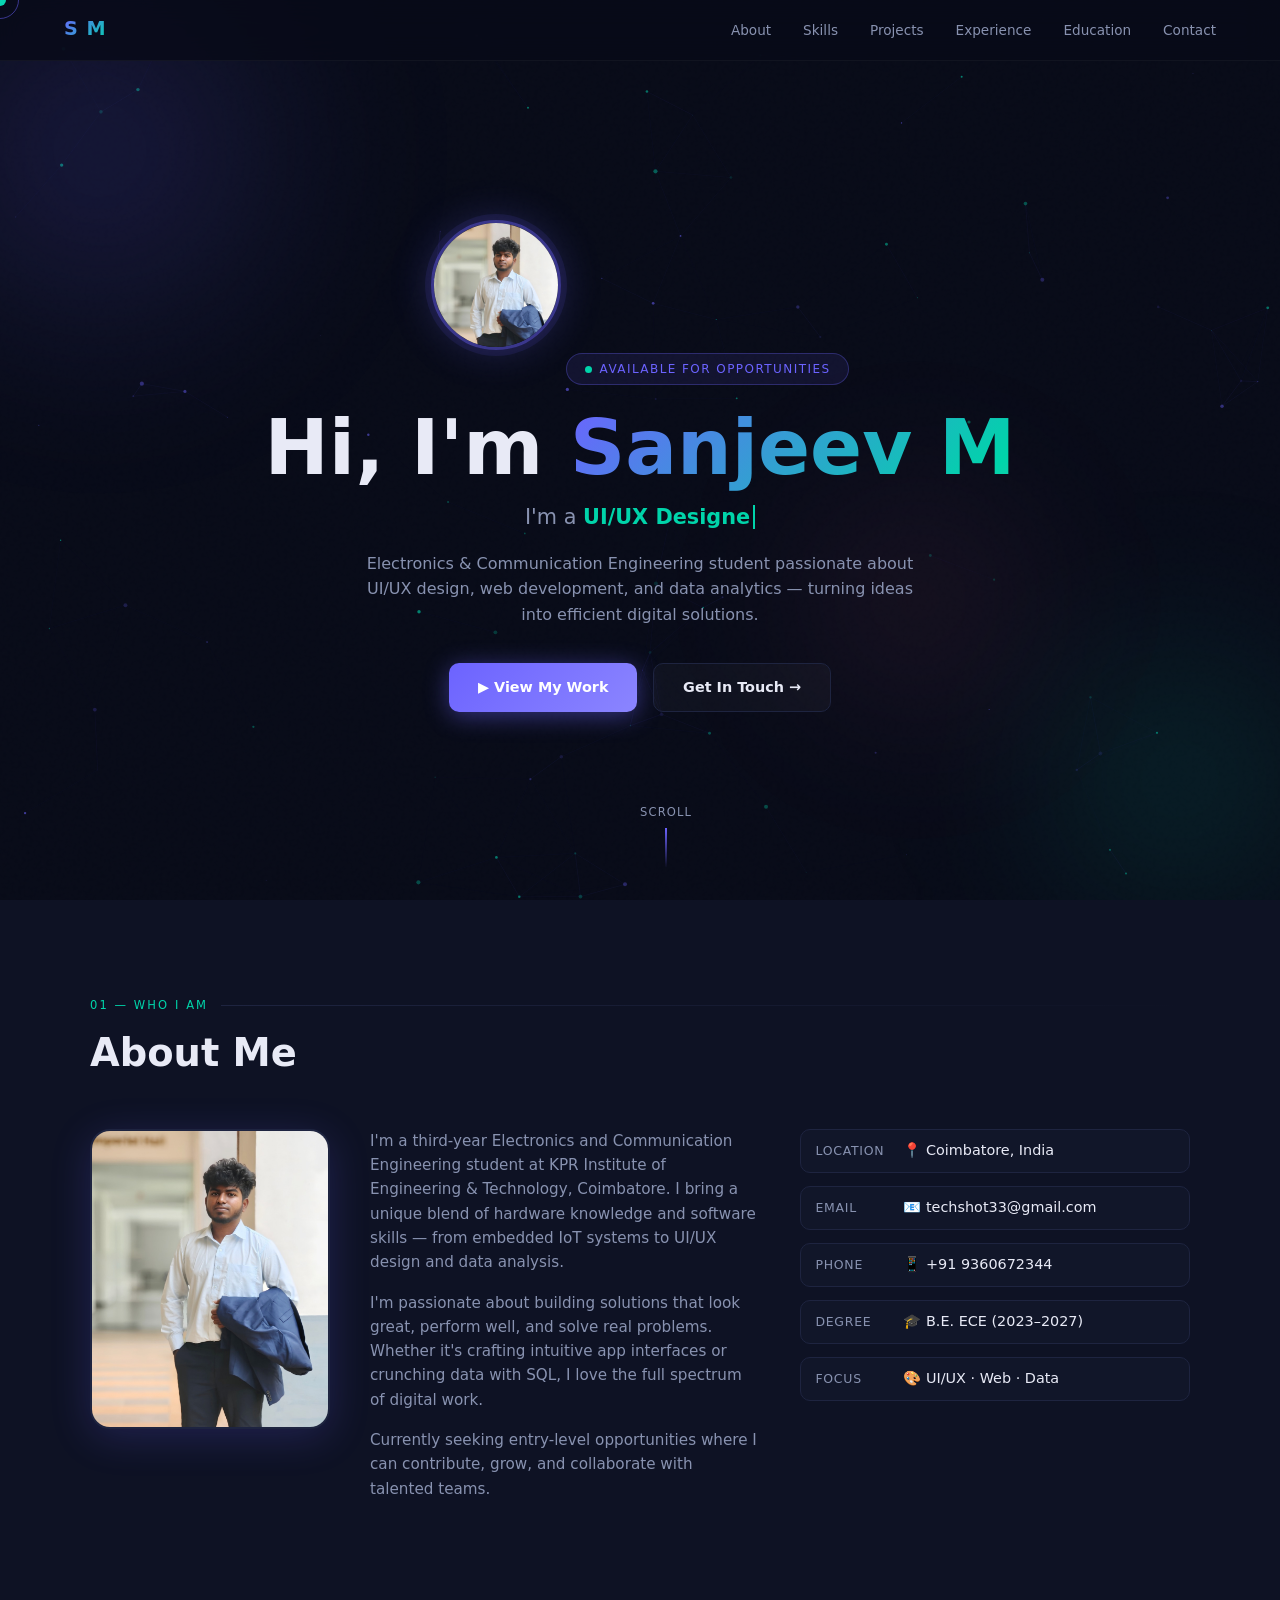
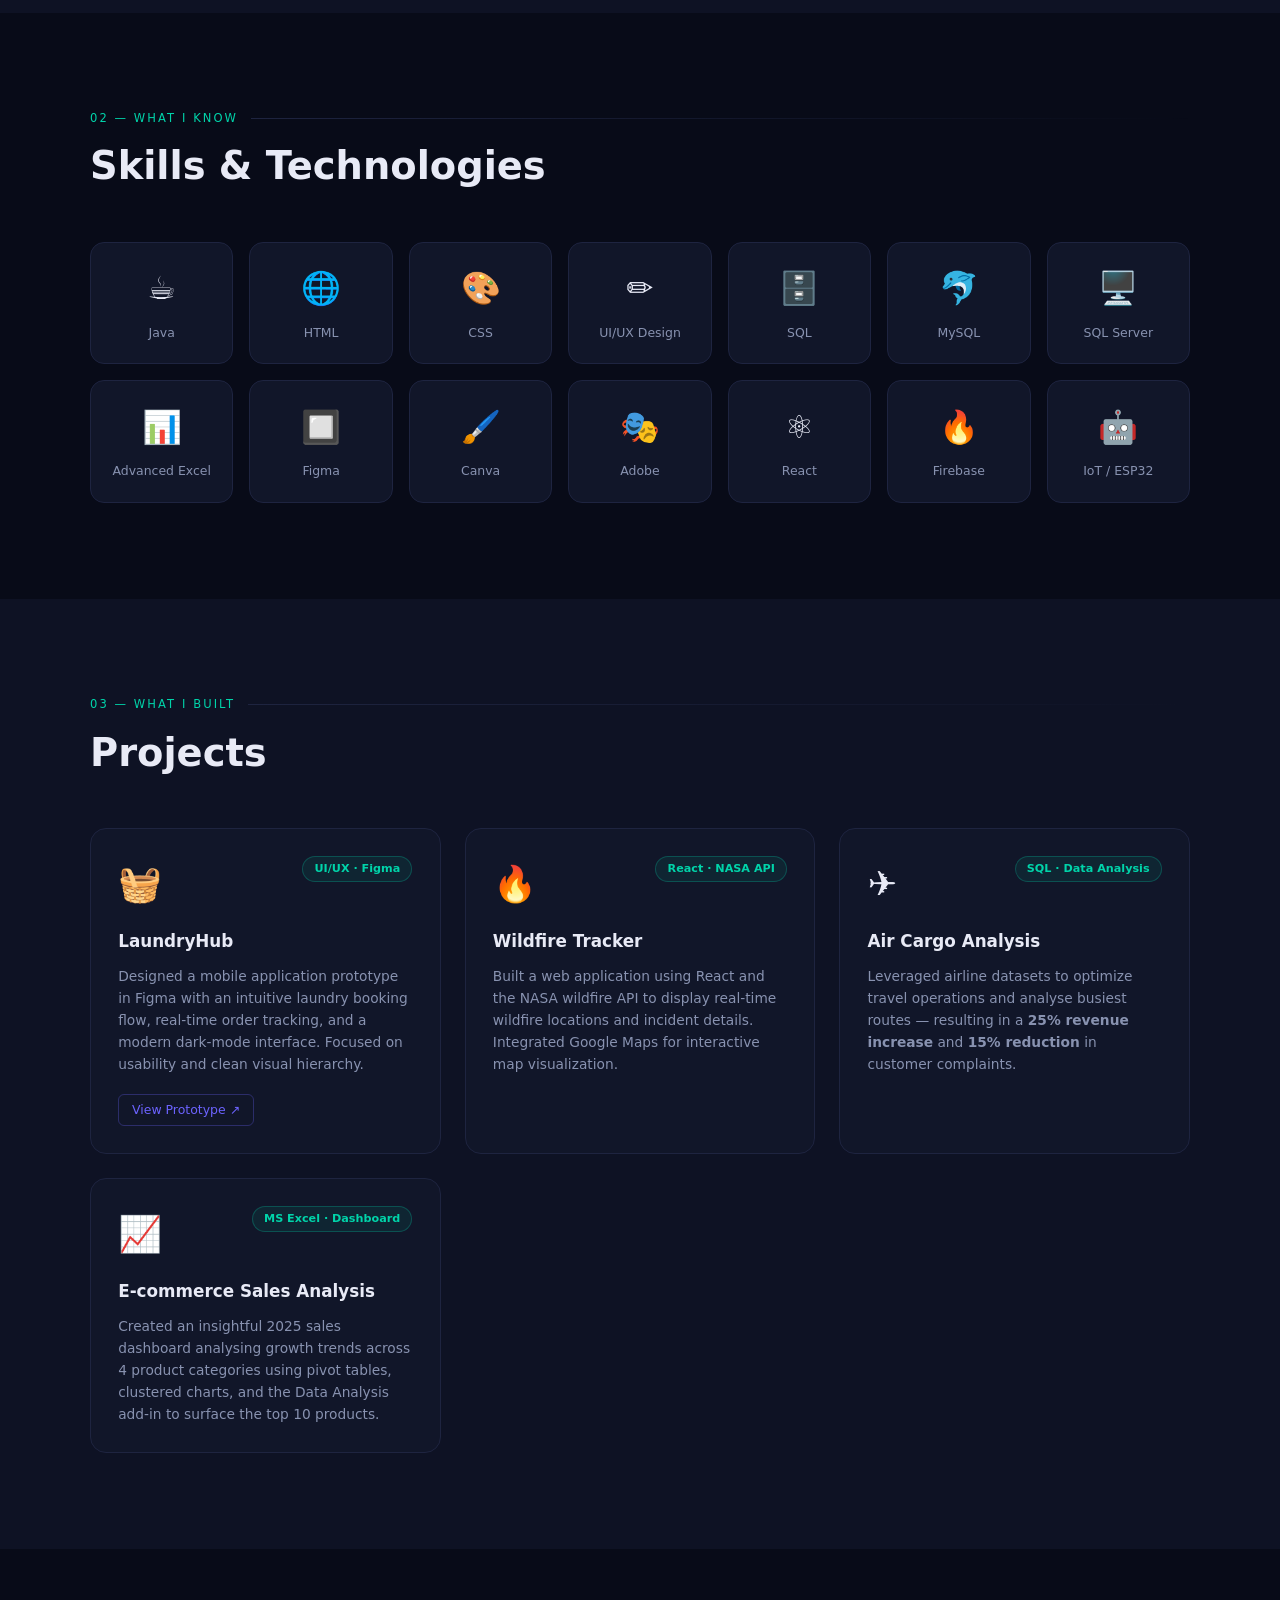
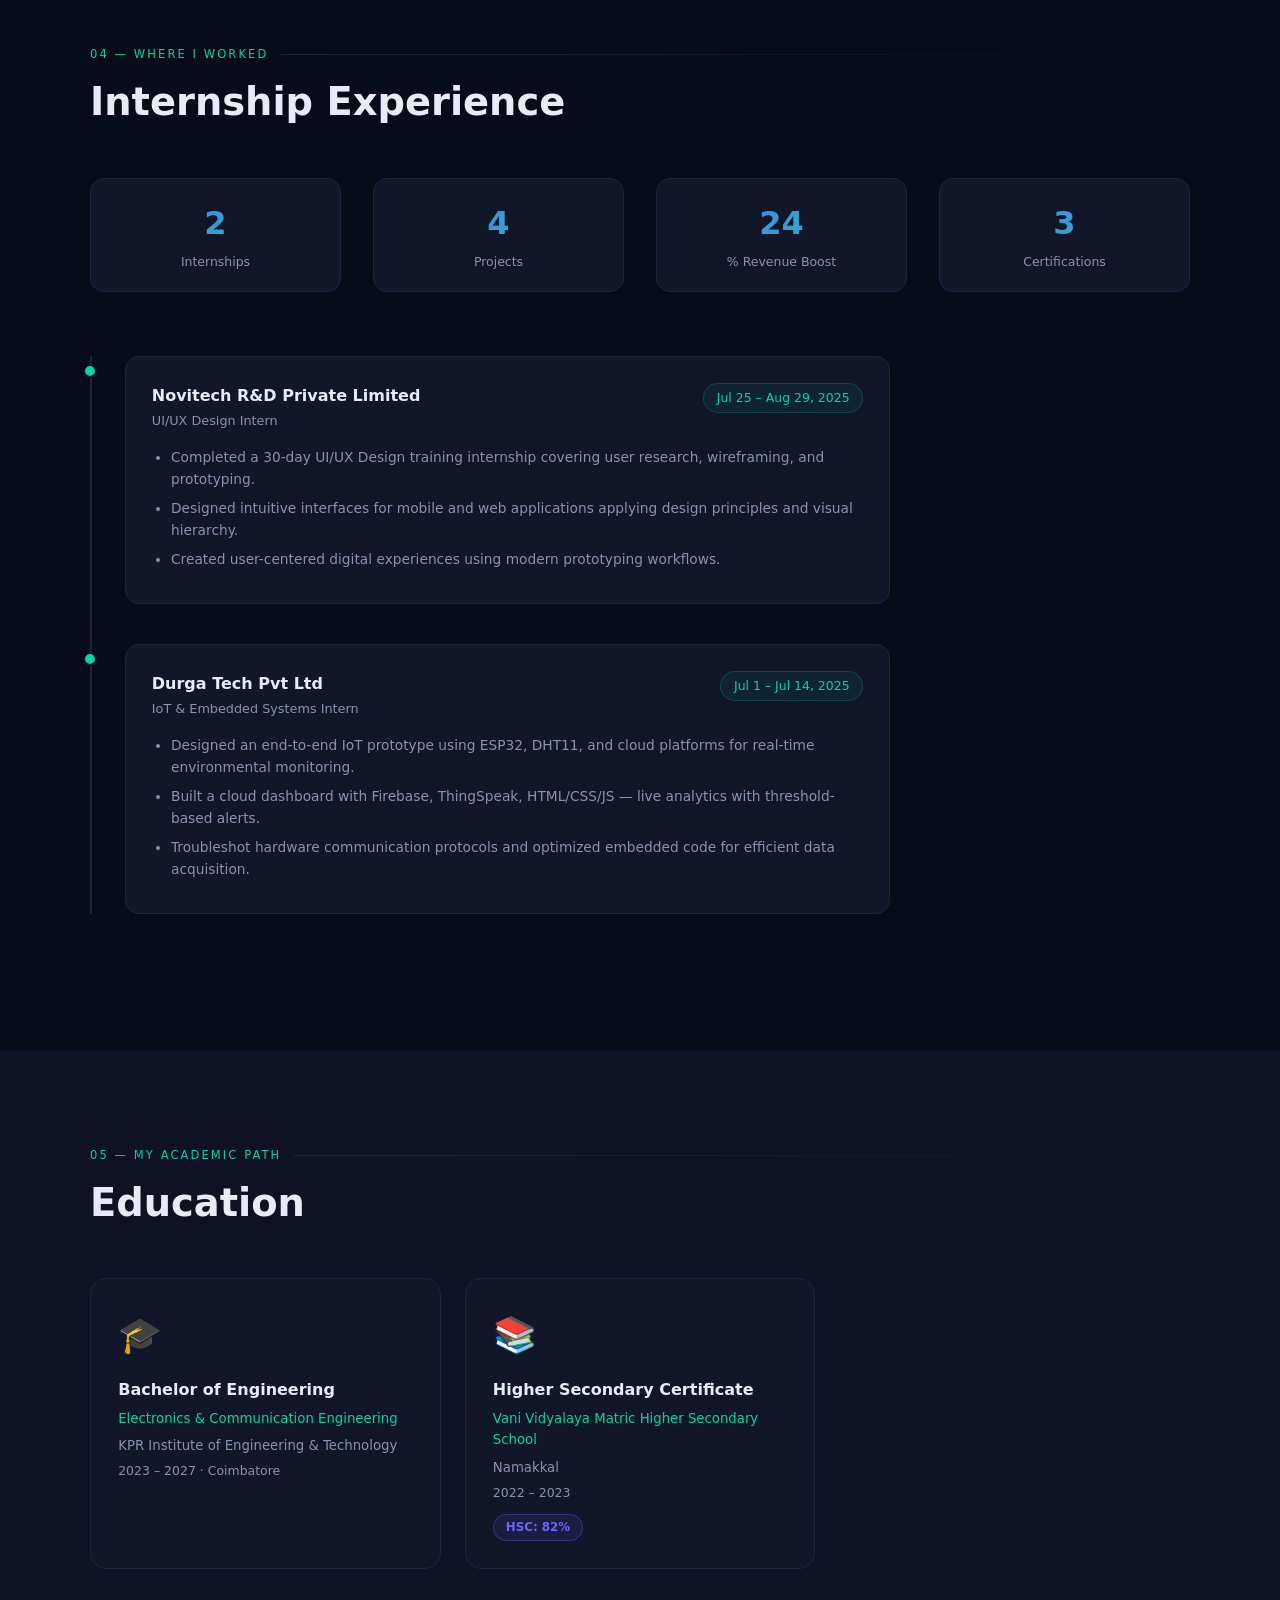
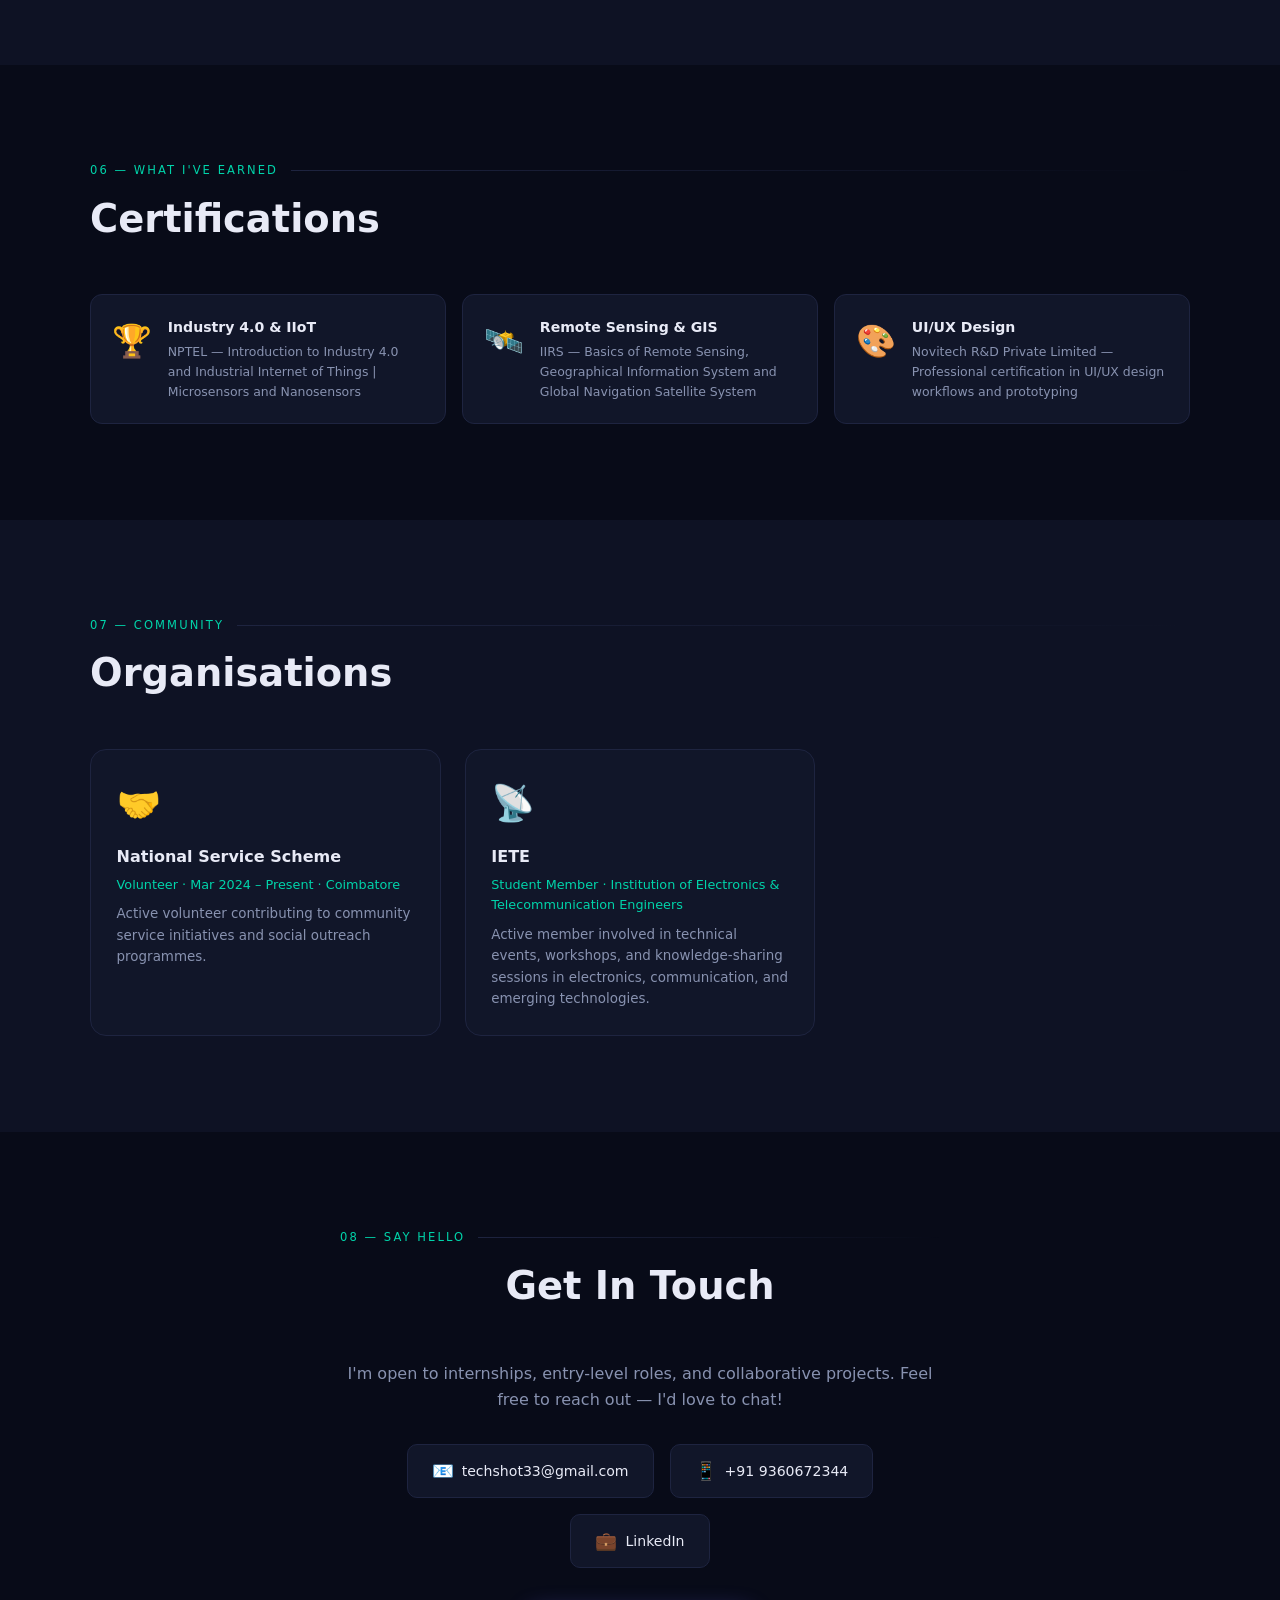
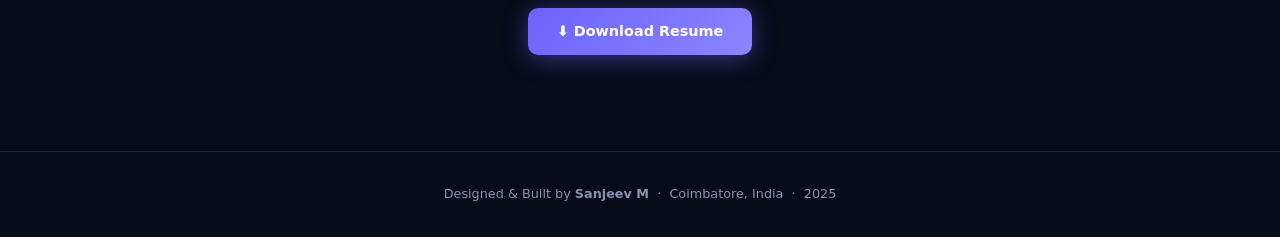
<file: index.html>
<!DOCTYPE html>
<html lang="en">
<head>
<meta charset="UTF-8"/>
<meta name="viewport" content="width=device-width,initial-scale=1.0"/>
<title>Sanjeev M — Portfolio</title>
<style>
:root{
  --bg:#080b18;--surface:#0e1224;--card:#111629;
  --accent:#6c63ff;--accent2:#00d4aa;--accent3:#ff6b9d;
  --text:#e8eaf6;--muted:#8892b0;--border:#1e2440;
}
*{margin:0;padding:0;box-sizing:border-box;}
html{scroll-behavior:smooth;}
body{font-family:'Segoe UI',system-ui,sans-serif;background:var(--bg);color:var(--text);line-height:1.6;overflow-x:hidden;cursor:none;}

/* ── CUSTOM CURSOR ── */
#cursor{position:fixed;width:12px;height:12px;background:var(--accent2);border-radius:50%;pointer-events:none;z-index:9999;transform:translate(-50%,-50%);transition:transform .1s,width .3s,height .3s,background .3s;mix-blend-mode:screen;}
#cursor-ring{position:fixed;width:38px;height:38px;border:1.5px solid rgba(108,99,255,.5);border-radius:50%;pointer-events:none;z-index:9998;transform:translate(-50%,-50%);transition:transform .08s,width .3s,height .3s,opacity .3s;}
body:hover #cursor{opacity:1;}

/* ── NOISE OVERLAY ── */
body::before{content:'';position:fixed;inset:0;background-image:url("data:image/svg+xml,%3Csvg viewBox='0 0 256 256' xmlns='http://www.w3.org/2000/svg'%3E%3Cfilter id='n'%3E%3CfeTurbulence type='fractalNoise' baseFrequency='.9' numOctaves='4' stitchTiles='stitch'/%3E%3C/filter%3E%3Crect width='100%25' height='100%25' filter='url(%23n)' opacity='.04'/%3E%3C/svg%3E");pointer-events:none;z-index:0;opacity:.4;}

/* ── NAV ── */
nav{position:fixed;top:0;left:0;right:0;z-index:200;display:flex;align-items:center;justify-content:space-between;padding:.9rem 5%;background:rgba(8,11,24,.8);backdrop-filter:blur(16px);border-bottom:1px solid rgba(255,255,255,.04);}
nav .logo{font-size:1.2rem;font-weight:800;background:linear-gradient(135deg,var(--accent),var(--accent2));-webkit-background-clip:text;-webkit-text-fill-color:transparent;letter-spacing:.05em;}
nav ul{list-style:none;display:flex;gap:2rem;}
nav ul li{position:relative;}
nav ul a{color:var(--muted);text-decoration:none;font-size:.85rem;transition:color .25s;padding:.2rem 0;}
nav ul a::after{content:'';position:absolute;bottom:-2px;left:0;width:0;height:1.5px;background:linear-gradient(90deg,var(--accent),var(--accent2));transition:width .3s ease;border-radius:2px;}
nav ul a:hover{color:var(--text);}
nav ul a:hover::after{width:100%;}

/* ── HERO ── */
#hero{position:relative;min-height:100vh;display:flex;align-items:center;justify-content:center;text-align:center;padding:6rem 5% 4rem;overflow:hidden;}
#particles-canvas{position:absolute;inset:0;z-index:0;}
.hero-blob{position:absolute;border-radius:50%;filter:blur(80px);animation:blobFloat 8s ease-in-out infinite;pointer-events:none;}
.blob1{width:500px;height:500px;background:radial-gradient(circle,rgba(108,99,255,.2),transparent 70%);top:-100px;left:-150px;animation-delay:0s;}
.blob2{width:400px;height:400px;background:radial-gradient(circle,rgba(0,212,170,.15),transparent 70%);bottom:-80px;right:-100px;animation-delay:-4s;}
.blob3{width:300px;height:300px;background:radial-gradient(circle,rgba(255,107,157,.12),transparent 70%);top:50%;left:60%;animation-delay:-2s;}
@keyframes blobFloat{0%,100%{transform:translate(0,0) scale(1);}33%{transform:translate(30px,-20px) scale(1.05);}66%{transform:translate(-20px,15px) scale(.95);}  }
.hero-content{position:relative;z-index:1;}
.hero-tag{display:inline-flex;align-items:center;gap:.5rem;background:rgba(108,99,255,.1);border:1px solid rgba(108,99,255,.3);color:var(--accent);padding:.35rem 1.1rem;border-radius:20px;font-size:.75rem;letter-spacing:.12em;text-transform:uppercase;margin-bottom:1.4rem;animation:fadeDown .8s ease both;}
.hero-tag .dot{width:7px;height:7px;border-radius:50%;background:var(--accent2);animation:pulse 2s infinite;}
@keyframes pulse{0%,100%{opacity:1;transform:scale(1);}50%{opacity:.5;transform:scale(1.4);}}
#hero h1{font-size:clamp(2.6rem,6vw,5rem);font-weight:900;line-height:1.05;margin-bottom:.8rem;animation:fadeUp .9s .2s ease both;}
.grad-text{background:linear-gradient(135deg,var(--accent),var(--accent2) 50%,var(--accent3));-webkit-background-clip:text;-webkit-text-fill-color:transparent;background-size:200%;animation:shimmer 4s linear infinite;}
@keyframes shimmer{0%{background-position:0% 50%;}100%{background-position:200% 50%;}}
.typewriter-wrap{font-size:clamp(1rem,2vw,1.3rem);color:var(--muted);margin-bottom:1rem;animation:fadeUp .9s .35s ease both;min-height:2rem;}
#typewriter{border-right:2px solid var(--accent2);padding-right:3px;color:var(--accent2);font-weight:600;}
#hero p{max-width:580px;margin:0 auto 2.2rem;color:var(--muted);font-size:1rem;animation:fadeUp .9s .5s ease both;}
.hero-btns{display:flex;gap:1rem;justify-content:center;flex-wrap:wrap;animation:fadeUp .9s .65s ease both;}
.btn{padding:.75rem 1.8rem;border-radius:10px;font-weight:600;font-size:.9rem;cursor:none;text-decoration:none;transition:transform .2s,box-shadow .2s;display:inline-flex;align-items:center;gap:.5rem;}
.btn:hover{transform:translateY(-3px);}
.btn-primary{background:linear-gradient(135deg,var(--accent),#8b85ff);color:#fff;box-shadow:0 4px 24px rgba(108,99,255,.45);}
.btn-primary:hover{box-shadow:0 8px 32px rgba(108,99,255,.6);}
.btn-outline{border:1px solid var(--border);color:var(--text);background:rgba(255,255,255,.03);}
.btn-outline:hover{border-color:var(--accent2);color:var(--accent2);}
.scroll-hint{position:absolute;bottom:2rem;left:50%;transform:translateX(-50%);display:flex;flex-direction:column;align-items:center;gap:.4rem;color:var(--muted);font-size:.72rem;letter-spacing:.1em;animation:fadeUp 1s 1.2s ease both;}
.scroll-line{width:1.5px;height:40px;background:linear-gradient(to bottom,var(--accent),transparent);animation:scrollDrop 1.5s ease-in-out infinite;}
@keyframes scrollDrop{0%{transform:scaleY(0);transform-origin:top;}50%{transform:scaleY(1);transform-origin:top;}51%{transform:scaleY(1);transform-origin:bottom;}100%{transform:scaleY(0);transform-origin:bottom;}}

/* ── FADE ANIMS ── */
@keyframes fadeUp{from{opacity:0;transform:translateY(30px);}to{opacity:1;transform:none;}}
@keyframes fadeDown{from{opacity:0;transform:translateY(-20px);}to{opacity:1;transform:none;}}

/* ── SECTIONS ── */
section{padding:6rem 5%;position:relative;}
.section-label{display:flex;align-items:center;gap:.8rem;color:var(--accent2);font-size:.72rem;letter-spacing:.18em;text-transform:uppercase;margin-bottom:.5rem;}
.section-label::after{content:'';flex:1;height:1px;background:linear-gradient(90deg,var(--border),transparent);}
h2.section-title{font-size:clamp(1.7rem,3vw,2.4rem);font-weight:800;margin-bottom:2.8rem;}

/* ── STAGGER REVEAL ── */
.stagger-parent>*{opacity:0;transform:translateY(28px);transition:opacity .55s ease,transform .55s ease;}
.stagger-parent.in-view>*{opacity:1;transform:none;}
.stagger-parent.in-view>*:nth-child(1){transition-delay:.05s;}
.stagger-parent.in-view>*:nth-child(2){transition-delay:.13s;}
.stagger-parent.in-view>*:nth-child(3){transition-delay:.21s;}
.stagger-parent.in-view>*:nth-child(4){transition-delay:.29s;}
.stagger-parent.in-view>*:nth-child(5){transition-delay:.37s;}
.stagger-parent.in-view>*:nth-child(6){transition-delay:.45s;}
.stagger-parent.in-view>*:nth-child(7){transition-delay:.53s;}
.stagger-parent.in-view>*:nth-child(8){transition-delay:.61s;}
.stagger-parent.in-view>*:nth-child(9){transition-delay:.69s;}
.stagger-parent.in-view>*:nth-child(10){transition-delay:.77s;}
.stagger-parent.in-view>*:nth-child(11){transition-delay:.85s;}
.stagger-parent.in-view>*:nth-child(12){transition-delay:.93s;}
.reveal{opacity:0;transform:translateY(30px);transition:opacity .6s ease,transform .6s ease;}
.reveal.in-view{opacity:1;transform:none;}

/* ── PROFILE IMAGE ── */
.hero-avatar{width:130px;height:130px;border-radius:50%;object-fit:cover;object-position:center 8%;border:3px solid rgba(108,99,255,.5);box-shadow:0 0 0 6px rgba(108,99,255,.1),0 0 40px rgba(108,99,255,.25);margin-bottom:1.4rem;animation:fadeDown .8s ease both,avatarPulse 4s 2s ease-in-out infinite;}
@keyframes avatarPulse{0%,100%{box-shadow:0 0 0 6px rgba(108,99,255,.1),0 0 40px rgba(108,99,255,.25);}50%{box-shadow:0 0 0 10px rgba(108,99,255,.06),0 0 60px rgba(108,99,255,.4);}}
.about-photo{display:flex;align-items:center;justify-content:center;}
.about-photo img{width:240px;height:300px;border-radius:20px;object-fit:cover;object-position:center 10%;border:2px solid var(--border);box-shadow:0 8px 40px rgba(108,99,255,.2);transition:transform .4s,box-shadow .4s;}
.about-photo img:hover{transform:scale(1.03) rotate(1deg);box-shadow:0 16px 56px rgba(108,99,255,.35);}

/* ── ABOUT ── */
#about{background:var(--surface);}
.about-grid{display:grid;grid-template-columns:auto 1fr 1fr;gap:2.5rem;align-items:start;max-width:1100px;margin:0 auto;}
.about-text p{color:var(--muted);margin-bottom:1rem;font-size:.95rem;}
.about-info{display:flex;flex-direction:column;gap:.8rem;}
.info-row{display:flex;gap:1rem;align-items:center;padding:.6rem .9rem;border-radius:10px;border:1px solid var(--border);background:var(--card);transition:border-color .25s,transform .25s;}
.info-row:hover{border-color:var(--accent2);transform:translateX(6px);}
.info-row .label{color:var(--muted);font-size:.78rem;min-width:72px;text-transform:uppercase;letter-spacing:.06em;}
.info-row .value{color:var(--text);font-size:.9rem;}

/* ── SKILLS ── */
.skills-grid{display:grid;grid-template-columns:repeat(auto-fill,minmax(130px,1fr));gap:1rem;max-width:1100px;margin:0 auto;}
.skill-card{background:var(--card);border:1px solid var(--border);border-radius:14px;padding:1.3rem 1rem;text-align:center;position:relative;overflow:hidden;transition:transform .3s,border-color .3s,box-shadow .3s;}
.skill-card::before{content:'';position:absolute;inset:0;background:linear-gradient(135deg,rgba(108,99,255,.08),rgba(0,212,170,.06));opacity:0;transition:opacity .3s;}
.skill-card:hover{border-color:var(--accent);transform:translateY(-6px) scale(1.04);box-shadow:0 12px 30px rgba(108,99,255,.18);}
.skill-card:hover::before{opacity:1;}
.skill-icon{font-size:2rem;margin-bottom:.5rem;display:block;}
.skill-name{font-size:.78rem;color:var(--muted);font-weight:500;}

/* ── PROJECTS ── */
#projects{background:var(--surface);}
.projects-grid{display:grid;grid-template-columns:repeat(auto-fill,minmax(290px,1fr));gap:1.5rem;max-width:1100px;margin:0 auto;}
.project-card{background:var(--card);border:1px solid var(--border);border-radius:16px;padding:1.7rem;display:flex;flex-direction:column;position:relative;overflow:hidden;transform-style:preserve-3d;transition:border-color .3s,box-shadow .3s;}
.project-card::after{content:'';position:absolute;inset:0;background:linear-gradient(135deg,rgba(108,99,255,.06),transparent 60%);opacity:0;transition:opacity .3s;pointer-events:none;}
.project-card:hover{border-color:rgba(108,99,255,.6);box-shadow:0 16px 48px rgba(108,99,255,.18);}
.project-card:hover::after{opacity:1;}
.project-glow{position:absolute;width:180px;height:180px;border-radius:50%;background:radial-gradient(circle,rgba(108,99,255,.25),transparent 70%);pointer-events:none;transform:translate(-50%,-50%);opacity:0;transition:opacity .3s;z-index:0;}
.project-card:hover .project-glow{opacity:1;}
.project-header{display:flex;justify-content:space-between;align-items:flex-start;margin-bottom:1rem;position:relative;z-index:1;}
.project-icon{font-size:2.2rem;}
.project-tag{background:rgba(0,212,170,.08);border:1px solid rgba(0,212,170,.25);color:var(--accent2);padding:.2rem .7rem;border-radius:20px;font-size:.7rem;font-weight:600;}
.project-card h3{font-size:1.05rem;margin-bottom:.6rem;position:relative;z-index:1;}
.project-card p{color:var(--muted);font-size:.86rem;flex:1;position:relative;z-index:1;}
.project-links{margin-top:1.2rem;display:flex;gap:.6rem;position:relative;z-index:1;}
.project-links a{font-size:.78rem;color:var(--accent);text-decoration:none;border:1px solid rgba(108,99,255,.3);padding:.3rem .8rem;border-radius:6px;transition:background .2s,color .2s;}
.project-links a:hover{background:rgba(108,99,255,.15);color:#fff;}

/* ── EXPERIENCE ── */
.timeline{position:relative;padding-left:2.2rem;max-width:800px;}
.timeline-track{position:absolute;left:0;top:0;bottom:0;width:2px;background:var(--border);overflow:hidden;}
.timeline-fill{position:absolute;top:0;left:0;width:100%;background:linear-gradient(to bottom,var(--accent),var(--accent2));height:0%;transition:height .8s ease;}
.timeline-item{position:relative;margin-bottom:2.5rem;}
.timeline-dot{position:absolute;left:-2.65rem;top:.5rem;width:14px;height:14px;border-radius:50%;background:var(--accent2);border:2.5px solid var(--bg);box-shadow:0 0 0 0 rgba(0,212,170,.5);transition:box-shadow .3s;}
.timeline-item:hover .timeline-dot{box-shadow:0 0 0 6px rgba(0,212,170,.15);}
.exp-card{background:var(--card);border:1px solid var(--border);border-radius:14px;padding:1.6rem;transition:border-color .3s,transform .3s,box-shadow .3s;}
.exp-card:hover{border-color:rgba(0,212,170,.4);transform:translateX(6px);box-shadow:-4px 0 20px rgba(0,212,170,.08);}
.exp-header{display:flex;justify-content:space-between;flex-wrap:wrap;gap:.5rem;margin-bottom:.9rem;}
.exp-company{font-weight:700;font-size:1rem;}
.exp-role{color:var(--muted);font-size:.8rem;margin-top:.15rem;}
.exp-date{color:var(--accent2);font-size:.78rem;background:rgba(0,212,170,.07);border:1px solid rgba(0,212,170,.2);padding:.25rem .8rem;border-radius:20px;white-space:nowrap;align-self:flex-start;}
.exp-card ul{padding-left:1.2rem;}
.exp-card ul li{color:var(--muted);font-size:.86rem;margin-bottom:.45rem;}

/* ── EDUCATION ── */
#education{background:var(--surface);}
.edu-grid{display:grid;grid-template-columns:repeat(auto-fill,minmax(280px,1fr));gap:1.5rem;max-width:1100px;margin:0 auto;}
.edu-card{background:var(--card);border:1px solid var(--border);border-radius:16px;padding:1.7rem;transition:border-color .3s,transform .3s,box-shadow .3s;position:relative;overflow:hidden;}
.edu-card::before{content:'';position:absolute;top:0;left:0;right:0;height:2px;background:linear-gradient(90deg,var(--accent),var(--accent2));transform:scaleX(0);transform-origin:left;transition:transform .4s ease;}
.edu-card:hover::before{transform:scaleX(1);}
.edu-card:hover{border-color:rgba(108,99,255,.35);transform:translateY(-5px);box-shadow:0 12px 32px rgba(108,99,255,.12);}
.edu-icon{font-size:2.2rem;margin-bottom:.9rem;}
.edu-card h3{font-size:1rem;margin-bottom:.3rem;}
.edu-card .school{color:var(--accent2);font-size:.83rem;margin-bottom:.4rem;}
.edu-card .year{color:var(--muted);font-size:.78rem;}
.edu-badge{display:inline-block;margin-top:.7rem;background:rgba(108,99,255,.1);border:1px solid rgba(108,99,255,.3);color:var(--accent);padding:.2rem .75rem;border-radius:20px;font-size:.74rem;font-weight:600;}

/* ── CERTIFICATIONS ── */
.certs-grid{display:grid;grid-template-columns:repeat(auto-fill,minmax(280px,1fr));gap:1rem;max-width:1100px;margin:0 auto;}
.cert-card{background:var(--card);border:1px solid var(--border);border-radius:12px;padding:1.3rem;display:flex;gap:1rem;align-items:flex-start;transition:border-color .3s,transform .3s;}
.cert-card:hover{border-color:var(--accent2);transform:translateY(-4px);}
.cert-badge-icon{font-size:2rem;flex-shrink:0;}
.cert-card h4{font-size:.88rem;margin-bottom:.25rem;}
.cert-card p{color:var(--muted);font-size:.78rem;}

/* ── ORGANISATIONS ── */
#organisations{background:var(--surface);}
.org-grid{display:grid;grid-template-columns:repeat(auto-fill,minmax(280px,1fr));gap:1.5rem;max-width:1100px;margin:0 auto;}
.org-card{background:var(--card);border:1px solid var(--border);border-radius:16px;padding:1.6rem;transition:border-color .3s,transform .3s;position:relative;overflow:hidden;}
.org-card:hover{border-color:rgba(108,99,255,.4);transform:translateY(-4px);}
.org-icon{font-size:2.2rem;margin-bottom:.8rem;}
.org-card h3{font-size:1rem;margin-bottom:.3rem;}
.org-card .role{color:var(--accent2);font-size:.8rem;margin-bottom:.5rem;}
.org-card p{color:var(--muted);font-size:.84rem;}

/* ── STATS ── */
.stats-row{display:flex;gap:2rem;flex-wrap:wrap;max-width:1100px;margin:0 auto 4rem;}
.stat-box{flex:1;min-width:130px;background:var(--card);border:1px solid var(--border);border-radius:14px;padding:1.2rem;text-align:center;}
.stat-box .stat-num{font-size:2rem;font-weight:900;background:linear-gradient(135deg,var(--accent),var(--accent2));-webkit-background-clip:text;-webkit-text-fill-color:transparent;}
.stat-box .stat-label{color:var(--muted);font-size:.78rem;margin-top:.2rem;}

/* ── CONTACT ── */
#contact{text-align:center;}
.contact-inner{max-width:600px;margin:0 auto;}
#contact p{color:var(--muted);margin-bottom:2rem;}
.contact-links{display:flex;gap:1rem;justify-content:center;flex-wrap:wrap;margin-bottom:2.5rem;}
.contact-link{display:flex;align-items:center;gap:.5rem;padding:.75rem 1.5rem;border:1px solid var(--border);border-radius:10px;color:var(--text);text-decoration:none;font-size:.88rem;transition:border-color .25s,color .25s,transform .25s,box-shadow .25s;background:var(--card);}
.contact-link:hover{border-color:var(--accent2);color:var(--accent2);transform:translateY(-3px);box-shadow:0 6px 20px rgba(0,212,170,.12);}
.contact-link .icon{font-size:1.1rem;}

/* ── FOOTER ── */
footer{text-align:center;padding:2rem 5%;border-top:1px solid var(--border);color:var(--muted);font-size:.8rem;}

/* ── RESPONSIVE ── */
@media(max-width:768px){nav ul{display:none;}.about-grid{grid-template-columns:1fr;}.about-photo{justify-content:center;}.about-photo img{width:180px;height:180px;}#cursor,#cursor-ring{display:none;}body{cursor:auto;}.btn{cursor:pointer;}}
</style>
</head>
<body>

<div id="cursor"></div>
<div id="cursor-ring"></div>

<!-- NAV -->
<nav>
  <div class="logo">S M</div>
  <ul>
    <li><a href="#about">About</a></li>
    <li><a href="#skills">Skills</a></li>
    <li><a href="#projects">Projects</a></li>
    <li><a href="#experience">Experience</a></li>
    <li><a href="#education">Education</a></li>
    <li><a href="#contact">Contact</a></li>
  </ul>
</nav>

<!-- HERO -->
<section id="hero">
  <canvas id="particles-canvas"></canvas>
  <div class="hero-blob blob1"></div>
  <div class="hero-blob blob2"></div>
  <div class="hero-blob blob3"></div>
  <div class="hero-content">
    <img src="WhatsApp Image 2026-04-26 at 7.15.21 PM.jpeg" alt="Sanjeev M" class="hero-avatar"/>
    <div class="hero-tag"><span class="dot"></span> Available for opportunities</div>
    <h1>Hi, I'm <span class="grad-text">Sanjeev M</span></h1>
    <div class="typewriter-wrap">I'm a <span id="typewriter"></span></div>
    <p>Electronics &amp; Communication Engineering student passionate about UI/UX design, web development, and data analytics — turning ideas into efficient digital solutions.</p>
    <div class="hero-btns">
      <a href="#projects" class="btn btn-primary">&#9654; View My Work</a>
      <a href="#contact" class="btn btn-outline">Get In Touch &rarr;</a>
    </div>
  </div>
  <div class="scroll-hint"><span>SCROLL</span><div class="scroll-line"></div></div>
</section>

<!-- ABOUT -->
<section id="about">
  <div style="max-width:1100px;margin:0 auto;">
    <div class="section-label">01 &mdash; Who I Am</div>
    <h2 class="section-title">About Me</h2>
    <div class="about-grid reveal">
      <div class="about-photo">
        <img src="WhatsApp Image 2026-04-26 at 7.15.21 PM.jpeg" alt="Sanjeev M"/>
      </div>
      <div class="about-text">
        <p>I'm a third-year Electronics and Communication Engineering student at KPR Institute of Engineering &amp; Technology, Coimbatore. I bring a unique blend of hardware knowledge and software skills — from embedded IoT systems to UI/UX design and data analysis.</p>
        <p>I'm passionate about building solutions that look great, perform well, and solve real problems. Whether it's crafting intuitive app interfaces or crunching data with SQL, I love the full spectrum of digital work.</p>
        <p>Currently seeking entry-level opportunities where I can contribute, grow, and collaborate with talented teams.</p>
      </div>
      <div class="about-info stagger-parent">
        <div class="info-row"><span class="label">Location</span><span class="value">📍 Coimbatore, India</span></div>
        <div class="info-row"><span class="label">Email</span><span class="value">📧 techshot33@gmail.com</span></div>
        <div class="info-row"><span class="label">Phone</span><span class="value">📱 +91 9360672344</span></div>
        <div class="info-row"><span class="label">Degree</span><span class="value">🎓 B.E. ECE (2023–2027)</span></div>
        <div class="info-row"><span class="label">Focus</span><span class="value">🎨 UI/UX · Web · Data</span></div>
      </div>
    </div>
  </div>
</section>

<!-- SKILLS -->
<section id="skills" style="padding:6rem 5%;">
  <div style="max-width:1100px;margin:0 auto;">
    <div class="section-label">02 &mdash; What I Know</div>
    <h2 class="section-title">Skills &amp; Technologies</h2>
    <div class="skills-grid stagger-parent">
      <div class="skill-card"><span class="skill-icon">☕</span><div class="skill-name">Java</div></div>
      <div class="skill-card"><span class="skill-icon">🌐</span><div class="skill-name">HTML</div></div>
      <div class="skill-card"><span class="skill-icon">🎨</span><div class="skill-name">CSS</div></div>
      <div class="skill-card"><span class="skill-icon">✏️</span><div class="skill-name">UI/UX Design</div></div>
      <div class="skill-card"><span class="skill-icon">🗄️</span><div class="skill-name">SQL</div></div>
      <div class="skill-card"><span class="skill-icon">🐬</span><div class="skill-name">MySQL</div></div>
      <div class="skill-card"><span class="skill-icon">🖥️</span><div class="skill-name">SQL Server</div></div>
      <div class="skill-card"><span class="skill-icon">📊</span><div class="skill-name">Advanced Excel</div></div>
      <div class="skill-card"><span class="skill-icon">🔲</span><div class="skill-name">Figma</div></div>
      <div class="skill-card"><span class="skill-icon">🖌️</span><div class="skill-name">Canva</div></div>
      <div class="skill-card"><span class="skill-icon">🎭</span><div class="skill-name">Adobe</div></div>
      <div class="skill-card"><span class="skill-icon">⚛️</span><div class="skill-name">React</div></div>
      <div class="skill-card"><span class="skill-icon">🔥</span><div class="skill-name">Firebase</div></div>
      <div class="skill-card"><span class="skill-icon">🤖</span><div class="skill-name">IoT / ESP32</div></div>
    </div>
  </div>
</section>

<!-- PROJECTS -->
<section id="projects">
  <div style="max-width:1100px;margin:0 auto;">
    <div class="section-label">03 &mdash; What I Built</div>
    <h2 class="section-title">Projects</h2>
    <div class="projects-grid stagger-parent">

      <div class="project-card" data-tilt>
        <div class="project-glow"></div>
        <div class="project-header">
          <div class="project-icon">🧺</div>
          <span class="project-tag">UI/UX · Figma</span>
        </div>
        <h3>LaundryHub</h3>
        <p>Designed a mobile application prototype in Figma with an intuitive laundry booking flow, real-time order tracking, and a modern dark-mode interface. Focused on usability and clean visual hierarchy.</p>
        <div class="project-links">
  <a href="https://www.figma.com/proto/gCxrwAwH9lnuukPD5rLSIJ/Laundryhub?page-id=0%3A1&team_id=1531660712226647573&node-id=298-4775&starting-point-node-id=298%3A4150&t=8jN0Y3eKotWOndlT-1" target="_blank" rel="noopener noreferrer">
    View Prototype ↗
  </a>
</div>
      </div>

      <div class="project-card" data-tilt>
        <div class="project-glow"></div>
        <div class="project-header">
          <div class="project-icon">🔥</div>
          <span class="project-tag">React · NASA API</span>
        </div>
        <h3>Wildfire Tracker</h3>
        <p>Built a web application using React and the NASA wildfire API to display real-time wildfire locations and incident details. Integrated Google Maps for interactive map visualization.</p>
      </div>

      <div class="project-card" data-tilt>
        <div class="project-glow"></div>
        <div class="project-header">
          <div class="project-icon">✈️</div>
          <span class="project-tag">SQL · Data Analysis</span>
        </div>
        <h3>Air Cargo Analysis</h3>
        <p>Leveraged airline datasets to optimize travel operations and analyse busiest routes — resulting in a <strong>25% revenue increase</strong> and <strong>15% reduction</strong> in customer complaints.</p>
      </div>

      <div class="project-card" data-tilt>
        <div class="project-glow"></div>
        <div class="project-header">
          <div class="project-icon">📈</div>
          <span class="project-tag">MS Excel · Dashboard</span>
        </div>
        <h3>E-commerce Sales Analysis</h3>
        <p>Created an insightful 2025 sales dashboard analysing growth trends across 4 product categories using pivot tables, clustered charts, and the Data Analysis add-in to surface the top 10 products.</p>
      </div>

    </div>
  </div>
</section>

<!-- EXPERIENCE -->
<section id="experience">
  <div style="max-width:1100px;margin:0 auto;">
    <div class="section-label">04 &mdash; Where I Worked</div>
    <h2 class="section-title">Internship Experience</h2>
    <div class="stats-row stagger-parent">
      <div class="stat-box"><div class="stat-num" data-count="2">0</div><div class="stat-label">Internships</div></div>
      <div class="stat-box"><div class="stat-num" data-count="4">0</div><div class="stat-label">Projects</div></div>
      <div class="stat-box"><div class="stat-num" data-count="25">0</div><div class="stat-label">% Revenue Boost</div></div>
      <div class="stat-box"><div class="stat-num" data-count="3">0</div><div class="stat-label">Certifications</div></div>
    </div>
    <div class="timeline reveal">
      <div class="timeline-track"><div class="timeline-fill" id="timeline-fill"></div></div>

      <div class="timeline-item">
        <div class="timeline-dot"></div>
        <div class="exp-card">
          <div class="exp-header">
            <div><div class="exp-company">Novitech R&amp;D Private Limited</div><div class="exp-role">UI/UX Design Intern</div></div>
            <span class="exp-date">Jul 25 – Aug 29, 2025</span>
          </div>
          <ul>
            <li>Completed a 30-day UI/UX Design training internship covering user research, wireframing, and prototyping.</li>
            <li>Designed intuitive interfaces for mobile and web applications applying design principles and visual hierarchy.</li>
            <li>Created user-centered digital experiences using modern prototyping workflows.</li>
          </ul>
        </div>
      </div>

      <div class="timeline-item">
        <div class="timeline-dot"></div>
        <div class="exp-card">
          <div class="exp-header">
            <div><div class="exp-company">Durga Tech Pvt Ltd</div><div class="exp-role">IoT &amp; Embedded Systems Intern</div></div>
            <span class="exp-date">Jul 1 – Jul 14, 2025</span>
          </div>
          <ul>
            <li>Designed an end-to-end IoT prototype using ESP32, DHT11, and cloud platforms for real-time environmental monitoring.</li>
            <li>Built a cloud dashboard with Firebase, ThingSpeak, HTML/CSS/JS — live analytics with threshold-based alerts.</li>
            <li>Troubleshot hardware communication protocols and optimized embedded code for efficient data acquisition.</li>
          </ul>
        </div>
      </div>
    </div>
  </div>
</section>

<!-- EDUCATION -->
<section id="education">
  <div style="max-width:1100px;margin:0 auto;">
    <div class="section-label">05 &mdash; My Academic Path</div>
    <h2 class="section-title">Education</h2>
    <div class="edu-grid stagger-parent">
      <div class="edu-card">
        <div class="edu-icon">🎓</div>
        <h3>Bachelor of Engineering</h3>
        <div class="school">Electronics &amp; Communication Engineering</div>
        <div style="color:var(--muted);font-size:.83rem;margin-bottom:.3rem;">KPR Institute of Engineering &amp; Technology</div>
        <div class="year">2023 – 2027 · Coimbatore</div>
      </div>
      <div class="edu-card">
        <div class="edu-icon">📚</div>
        <h3>Higher Secondary Certificate</h3>
        <div class="school">Vani Vidyalaya Matric Higher Secondary School</div>
        <div style="color:var(--muted);font-size:.83rem;margin-bottom:.3rem;">Namakkal</div>
        <div class="year">2022 – 2023</div>
        <span class="edu-badge">HSC: 82%</span>
      </div>
    </div>
  </div>
</section>

<!-- CERTIFICATIONS -->
<section id="certifications" style="padding:6rem 5%;">
  <div style="max-width:1100px;margin:0 auto;">
    <div class="section-label">06 &mdash; What I've Earned</div>
    <h2 class="section-title">Certifications</h2>
    <div class="certs-grid stagger-parent">
      <div class="cert-card">
        <div class="cert-badge-icon">🏆</div>
        <div><h4>Industry 4.0 &amp; IIoT</h4><p>NPTEL — Introduction to Industry 4.0 and Industrial Internet of Things | Microsensors and Nanosensors</p></div>
      </div>
      <div class="cert-card">
        <div class="cert-badge-icon">🛰️</div>
        <div><h4>Remote Sensing &amp; GIS</h4><p>IIRS — Basics of Remote Sensing, Geographical Information System and Global Navigation Satellite System</p></div>
      </div>
      <div class="cert-card">
        <div class="cert-badge-icon">🎨</div>
        <div><h4>UI/UX Design</h4><p>Novitech R&amp;D Private Limited — Professional certification in UI/UX design workflows and prototyping</p></div>
      </div>
    </div>
  </div>
</section>

<!-- ORGANISATIONS -->
<section id="organisations">
  <div style="max-width:1100px;margin:0 auto;">
    <div class="section-label">07 &mdash; Community</div>
    <h2 class="section-title">Organisations</h2>
    <div class="org-grid stagger-parent">
      <div class="org-card">
        <div class="org-icon">🤝</div>
        <h3>National Service Scheme</h3>
        <div class="role">Volunteer · Mar 2024 – Present · Coimbatore</div>
        <p>Active volunteer contributing to community service initiatives and social outreach programmes.</p>
      </div>
      <div class="org-card">
        <div class="org-icon">📡</div>
        <h3>IETE</h3>
        <div class="role">Student Member · Institution of Electronics &amp; Telecommunication Engineers</div>
        <p>Active member involved in technical events, workshops, and knowledge-sharing sessions in electronics, communication, and emerging technologies.</p>
      </div>
    </div>
  </div>
</section>

<!-- CONTACT -->
<section id="contact">
  <div class="contact-inner reveal">
    <div class="section-label" style="justify-content:center;">08 &mdash; Say Hello</div>
    <h2 class="section-title">Get In Touch</h2>
    <p>I'm open to internships, entry-level roles, and collaborative projects. Feel free to reach out — I'd love to chat!</p>
    <div class="contact-links">
      <a href="mailto:techshot33@gmail.com" class="contact-link"><span class="icon">📧</span> techshot33@gmail.com</a>
      <a href="tel:+919360672344" class="contact-link"><span class="icon">📱</span> +91 9360672344</a>
      <a href="https://linkedin.com" target="_blank" class="contact-link"><span class="icon">💼</span> LinkedIn</a>
    </div>
    <a href="perfect resume.pdf" download class="btn btn-primary">⬇ Download Resume</a>
  </div>
</section>

<footer>
  <p>Designed &amp; Built by <strong>Sanjeev M</strong> &nbsp;·&nbsp; Coimbatore, India &nbsp;·&nbsp; 2025</p>
</footer>

<script>
/* ── CUSTOM CURSOR ── */
const cur = document.getElementById('cursor');
const ring = document.getElementById('cursor-ring');
let mx=0,my=0,rx=0,ry=0;
document.addEventListener('mousemove',e=>{mx=e.clientX;my=e.clientY;cur.style.left=mx+'px';cur.style.top=my+'px';});
(function animRing(){rx+=(mx-rx)*.12;ry+=(my-ry)*.12;ring.style.left=rx+'px';ring.style.top=ry+'px';requestAnimationFrame(animRing);})();
document.querySelectorAll('a,button,.skill-card,.project-card,.exp-card,.edu-card,.cert-card,.org-card,.info-row').forEach(el=>{
  el.addEventListener('mouseenter',()=>{cur.style.width='20px';cur.style.height='20px';cur.style.background='var(--accent)';ring.style.width='54px';ring.style.height='54px';ring.style.opacity='.4';});
  el.addEventListener('mouseleave',()=>{cur.style.width='12px';cur.style.height='12px';cur.style.background='var(--accent2)';ring.style.width='38px';ring.style.height='38px';ring.style.opacity='1';});
});

/* ── PARTICLES ── */
const canvas=document.getElementById('particles-canvas');
const ctx=canvas.getContext('2d');
let W,H,particles=[];
function resize(){W=canvas.width=window.innerWidth;H=canvas.height=window.innerHeight;}
resize();window.addEventListener('resize',()=>{resize();init();});
function Particle(){
  this.x=Math.random()*W;this.y=Math.random()*H;
  this.r=Math.random()*1.8+.3;
  this.vx=(Math.random()-.5)*.35;this.vy=(Math.random()-.5)*.35;
  this.alpha=Math.random()*.5+.1;
  this.color=Math.random()>.5?'108,99,255':'0,212,170';
}
Particle.prototype.update=function(){
  this.x+=this.vx;this.y+=this.vy;
  if(this.x<0)this.x=W;if(this.x>W)this.x=0;
  if(this.y<0)this.y=H;if(this.y>H)this.y=0;
};
function init(){particles=[];const n=Math.min(120,Math.floor(W*H/12000));for(let i=0;i<n;i++)particles.push(new Particle());}
init();
function draw(){
  ctx.clearRect(0,0,W,H);
  particles.forEach(p=>{
    p.update();
    ctx.beginPath();ctx.arc(p.x,p.y,p.r,0,Math.PI*2);
    ctx.fillStyle=`rgba(${p.color},${p.alpha})`;ctx.fill();
  });
  // connect nearby
  for(let i=0;i<particles.length;i++){
    for(let j=i+1;j<particles.length;j++){
      const dx=particles[i].x-particles[j].x,dy=particles[i].y-particles[j].y;
      const d=Math.sqrt(dx*dx+dy*dy);
      if(d<120){
        ctx.beginPath();ctx.moveTo(particles[i].x,particles[i].y);ctx.lineTo(particles[j].x,particles[j].y);
        ctx.strokeStyle=`rgba(108,99,255,${(1-d/120)*.15})`;ctx.lineWidth=.5;ctx.stroke();
      }
    }
  }
  requestAnimationFrame(draw);
}
draw();

/* ── TYPEWRITER ── */
const roles=['UI/UX Designer','Web Developer','Data Analyst','ECE Student','Problem Solver'];
let ri=0,ci=0,deleting=false,tw=document.getElementById('typewriter');
function type(){
  const word=roles[ri];
  tw.textContent=deleting?word.slice(0,ci--):word.slice(0,ci++);
  if(!deleting&&ci>word.length){setTimeout(()=>{deleting=true;},1400);setTimeout(type,100);return;}
  if(deleting&&ci<0){deleting=false;ri=(ri+1)%roles.length;ci=0;setTimeout(type,400);return;}
  setTimeout(type,deleting?55:95);
}
setTimeout(type,1000);

/* ── INTERSECTION OBSERVER ── */
const io=new IntersectionObserver(entries=>{
  entries.forEach(e=>{
    if(e.isIntersecting){e.target.classList.add('in-view');io.unobserve(e.target);}
  });
},{threshold:.1});
document.querySelectorAll('.stagger-parent,.reveal').forEach(el=>io.observe(el));

/* ── COUNTER ANIMATION ── */
const cio=new IntersectionObserver(entries=>{
  entries.forEach(e=>{
    if(e.isIntersecting){
      e.target.querySelectorAll('[data-count]').forEach(el=>{
        const target=+el.dataset.count;let cur=0;
        const step=Math.ceil(target/40);
        const t=setInterval(()=>{cur=Math.min(cur+step,target);el.textContent=cur+(el.dataset.suffix||'');if(cur>=target)clearInterval(t);},40);
      });
      cio.unobserve(e.target);
    }
  });
},{threshold:.4});
document.querySelectorAll('.stats-row').forEach(el=>cio.observe(el));

/* ── TIMELINE FILL ON SCROLL ── */
const fill=document.getElementById('timeline-fill');
const tl=document.querySelector('.timeline');
if(tl&&fill){
  window.addEventListener('scroll',()=>{
    const r=tl.getBoundingClientRect();
    const pct=Math.max(0,Math.min(1,(-r.top+window.innerHeight*.7)/(r.height)));
    fill.style.height=(pct*100)+'%';
  });
}

/* ── PROJECT 3D TILT ── */
document.querySelectorAll('[data-tilt]').forEach(card=>{
  const glow=card.querySelector('.project-glow');
  card.addEventListener('mousemove',e=>{
    const r=card.getBoundingClientRect();
    const x=(e.clientX-r.left)/r.width-.5;
    const y=(e.clientY-r.top)/r.height-.5;
    card.style.transform=`perspective(600px) rotateY(${x*12}deg) rotateX(${-y*10}deg) translateZ(8px)`;
    if(glow){glow.style.left=(e.clientX-r.left)+'px';glow.style.top=(e.clientY-r.top)+'px';}
  });
  card.addEventListener('mouseleave',()=>{
    card.style.transform='perspective(600px) rotateY(0) rotateX(0) translateZ(0)';
    card.style.transition='transform .5s ease,border-color .3s,box-shadow .3s';
  });
  card.addEventListener('mouseenter',()=>{card.style.transition='border-color .3s,box-shadow .3s';});
});
</script>
</body>
</html>
</file>
